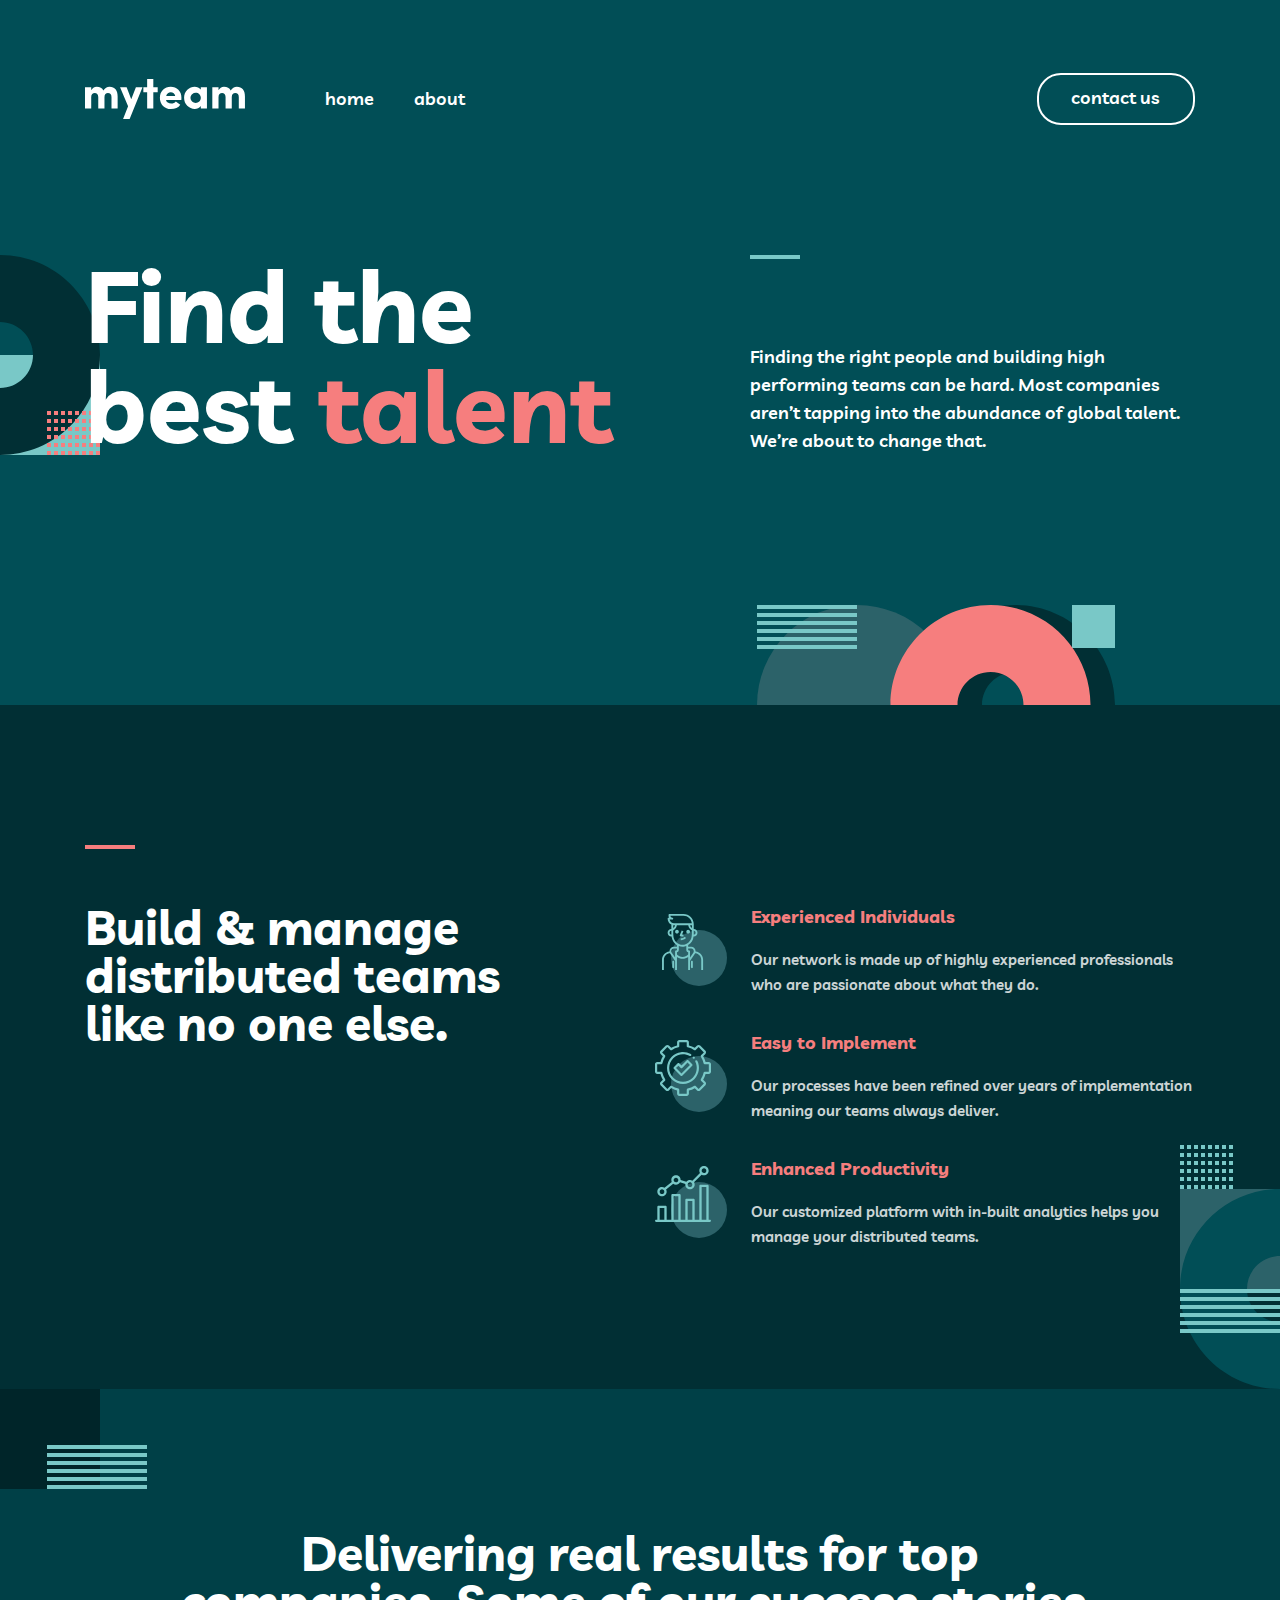
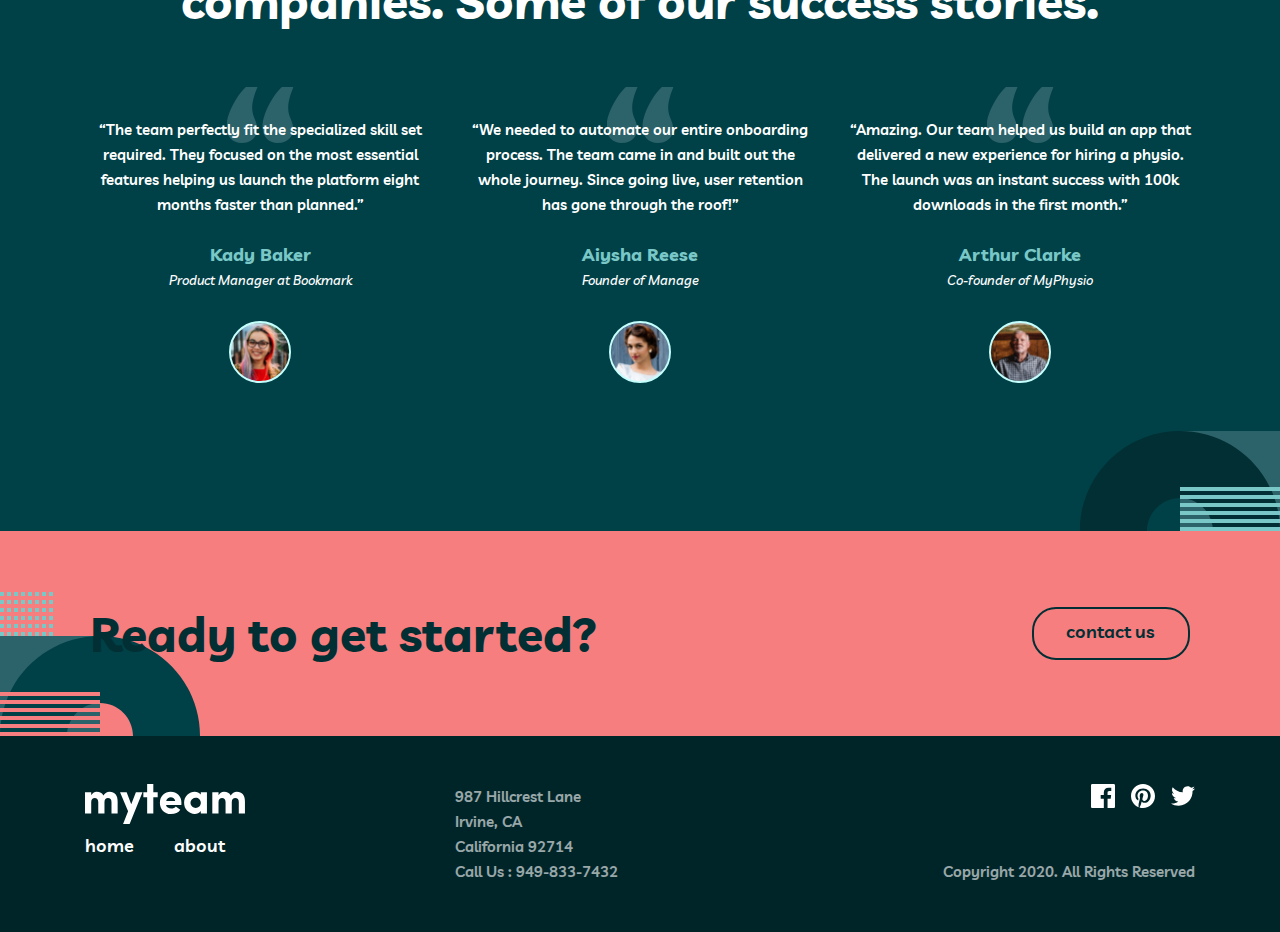
<file: index.html>
<!DOCTYPE html>
<html lang="en">
    <head>
        <meta charset="UTF-8" />
        <meta http-equiv="X-UA-Compatible" content="IE=edge" />
        <meta name="viewport" content="width=device-width, initial-scale=1.0" />
        <title>my team</title>

        <!-- normalize css -->
        <link rel="stylesheet" href="css/normalize.css" />

        <!-- global css -->
        <link rel="stylesheet" href="css/global.css" />

        <!-- main css -->
        <link rel="stylesheet" href="css/mian.css" />
    </head>
    <body>
        <!-- header -->
        <header class="header">
            <div class="d-flex header-container container">
                <a href="#" class="site-logo">
                    <img
                        class="site-logo_img"
                        src="images/site-logo.svg"
                        alt=""
                        width="160"
                        height="40"
                    />
                </a>
                <nav class="d-flex navigation">
                    <!-- mobile exit img -->
                    <button class="mobile__exit--button">
                        <img
                            class="mobile__exit--img"
                            src="images/exit-img.svg"
                            alt=""
                        />
                    </button>

                    <!-- mobile menu bg img -->
                    <img
                        class="mobile__menu--bg"
                        src="images/about-hero-bottom-img.svg"
                        alt=""
                    />

                    <ul class="d-flex navigation__list">
                        <li class="navigation__item">
                            <a class="navigation__link" href="#">home</a>
                        </li>
                        <li class="navigation__item">
                            <a
                                class="navigation__link"
                                href="html-folders/about-section/about.html"
                                >about</a
                            >
                        </li>
                    </ul>
                    <!-- contact us -->
                    <a
                        href="html-folders/contact/contact.html"
                        class="btn header__link"
                        >contact us</a
                    >
                </nav>

                <!-- mobile menu button -->
                <button class="mobile__menu--button">
                    <svg
                        width="20"
                        height="17"
                        viewBox="0 0 20 17"
                        fill="none"
                        xmlns="http://www.w3.org/2000/svg"
                    >
                        <rect width="20" height="3" fill="white" />
                        <rect y="7" width="20" height="3" fill="white" />
                        <rect y="14" width="20" height="3" fill="white" />
                    </svg>
                </button>
            </div>
        </header>

        <!-- main -->
        <main class="main">
            <!-- hero -->
            <div class="hero">
                <img
                    src="images/hero-img-1.svg"
                    alt=""
                    class="hero__bg--img1"
                />
                <img
                    src="images/hero-img-2.svg"
                    alt=""
                    class="hero__bg--img2"
                />
                <div class="hero-container container">
                    <h1 class="hero__title">
                        Find the <br />
                        best <span>talent</span>
                    </h1>
                    <div class="hero__descroption--box">
                        <p class="hero__description">
                            Finding the right people and building high
                            performing teams can be hard. Most companies aren’t
                            tapping into the abundance of global talent. We’re
                            about to change that.
                        </p>
                    </div>
                </div>
            </div>

            <!-- manage team -->
            <div class="manage-team">
                <img
                    class="manage-bg-img"
                    src="images/manege-section-bg-img.svg"
                    alt=""
                />
                <div class="manage-team-container container">
                    <div class="manage-tema-box">
                        <h2 class="manage-team__title">
                            Build & manage distributed teams like no one else.
                        </h2>
                        <ul class="manage-team__list">
                            <li class="d-flex manage-team__item">
                                <img
                                    src="images/manege-section-img1.svg"
                                    alt=""
                                    class="manage-team__img"
                                />
                                <div class="manage-team__list--box">
                                    <h3 class="manage-team__list--title">
                                        Experienced Individuals
                                    </h3>
                                    <p class="manage-team__list--description">
                                        Our network is made up of highly
                                        experienced professionals who are
                                        passionate about what they do.
                                    </p>
                                </div>
                            </li>
                            <li class="d-flex manage-team__item">
                                <img
                                    src="images/manege-section-img2.svg"
                                    alt=""
                                    class="manage-team__img"
                                />
                                <div class="manage-team__list--box">
                                    <h3 class="manage-team__list--title">
                                        Easy to Implement
                                    </h3>
                                    <p class="manage-team__list--description">
                                        Our processes have been refined over
                                        years of implementation meaning our
                                        teams always deliver.
                                    </p>
                                </div>
                            </li>
                            <li class="d-flex manage-team__item">
                                <img
                                    src="images/manege-section-img3.svg"
                                    alt=""
                                    class="manage-team__img"
                                />
                                <div class="manage-team__list--box">
                                    <h3 class="manage-team__list--title">
                                        Enhanced Productivity
                                    </h3>
                                    <p class="manage-team__list--description">
                                        Our customized platform with in-built
                                        analytics helps you manage your
                                        distributed teams.
                                    </p>
                                </div>
                            </li>
                        </ul>
                    </div>
                </div>
            </div>

            <!-- succes stories -->
            <div class="succes-stories">
                <img
                    src="images/succes-stories-bg-img-top.svg"
                    alt=""
                    class="succes-stories__bg--img1"
                />
                <img
                    src="images/succes-stories-bg-img-buttom.svg"
                    alt=""
                    class="succes-stories__bg--img2"
                />
                <div class="succes-stories__container container">
                    <h2 class="succes-stories__title">
                        Delivering real results for top <br />
                        companies. Some of our
                        <span>success stories.</span>
                    </h2>
                    <ul class="succes-stories__list">
                        <li class="succes-stories__item">
                            <p class="succes-stories__item--description">
                                “The team perfectly fit the specialized skill
                                set required. They focused on the most essential
                                features helping us launch the platform eight
                                months faster than planned.”
                            </p>
                            <h4 class="succes-stories__item--subtitle">
                                Kady Baker
                            </h4>
                            <p class="succes-stories__item--subdescription">
                                Product Manager at Bookmark
                            </p>
                            <img
                                src="images/succes-stories-user-1.svg"
                                alt=""
                                class="succes-stories__item--img"
                            />
                        </li>
                        <li class="succes-stories__item">
                            <p class="succes-stories__item--description">
                                “We needed to automate our entire onboarding
                                process. The team came in and built out the
                                whole journey. Since going live, user retention
                                has gone through the roof!”
                            </p>
                            <h4 class="succes-stories__item--subtitle">
                                Aiysha Reese
                            </h4>
                            <p class="succes-stories__item--subdescription">
                                Founder of Manage
                            </p>
                            <img
                                src="images/succes-stories-user-2.svg"
                                alt=""
                                class="succes-stories__item--img"
                            />
                        </li>
                        <li class="succes-stories__item">
                            <p class="succes-stories__item--description">
                                “Amazing. Our team helped us build an app that
                                delivered a new experience for hiring a physio.
                                The launch was an instant success with 100k
                                downloads in the first month.”
                            </p>
                            <h4 class="succes-stories__item--subtitle">
                                Arthur Clarke
                            </h4>
                            <p class="succes-stories__item--subdescription">
                                Co-founder of MyPhysio
                            </p>
                            <img
                                src="images/succes-stories-user-3.svg"
                                alt=""
                                class="succes-stories__item--img"
                            />
                        </li>
                    </ul>
                </div>
            </div>
        </main>

        <!-- footer -->
        <footer class="footer">
            <div class="footer-container">
                <img
                    class="footer-bg-img"
                    src="images/footer-bg-img.svg"
                    alt=""
                />
                <div class="d-flex started-box container">
                    <h2 class="started-box__title">Ready to get started?</h2>
                    <a
                        href="html-folders/contact/contact.html"
                        class="started-box__link btn"
                        >contact us</a
                    >
                </div>
            </div>

            <div class="footer-info__box">
                <div class="footer-info-container container">
                    <div class="site-logo-box">
                        <img
                            src="images/site-logo.svg"
                            alt=""
                            class="site-logo"
                        />
                        <ul class="d-flex navigation__list footer-info__list">
                            <li class="navigation__item">
                                <a class="navigation__link" href="#">home</a>
                            </li>
                            <li class="navigation__item">
                                <a
                                    class="navigation__link"
                                    href="html-folders/about-section/about.html"
                                    >about</a
                                >
                            </li>
                        </ul>
                    </div>
                    <div class="footer-info__location">
                        <p class="footer-info__location--description">
                            987 Hillcrest Lane <br />
                            Irvine, CA <br />
                            California 92714 <br />
                            Call Us : 949-833-7432
                        </p>
                    </div>

                    <div class="solicial-links__box">
                        <ul class="d-flex solicial-links__list">
                            <li class="solicial-links__item">
                                <a href="#" class="solicial-links__link"
                                    ><svg
                                        width="24"
                                        height="24"
                                        viewBox="0 0 24 24"
                                        fill="none"
                                        xmlns="http://www.w3.org/2000/svg"
                                    >
                                        <path
                                            d="M22.675 0H1.325C0.593 0 0 0.593 0 1.325V22.676C0 23.407 0.593 24 1.325 24H12.82V14.706H9.692V11.084H12.82V8.413C12.82 5.313 14.713 3.625 17.479 3.625C18.804 3.625 19.942 3.724 20.274 3.768V7.008L18.356 7.009C16.852 7.009 16.561 7.724 16.561 8.772V11.085H20.148L19.681 14.707H16.561V24H22.677C23.407 24 24 23.407 24 22.675V1.325C24 0.593 23.407 0 22.675 0Z"
                                            fill="white"
                                        />
                                    </svg>
                                </a>
                            </li>
                            <li class="solicial-links__item">
                                <a href="#" class="solicial-links__link"
                                    ><svg
                                        width="24"
                                        height="24"
                                        viewBox="0 0 24 24"
                                        fill="none"
                                        xmlns="http://www.w3.org/2000/svg"
                                    >
                                        <path
                                            d="M12 0C5.373 0 0 5.372 0 12C0 17.084 3.163 21.426 7.627 23.174C7.522 22.225 7.427 20.769 7.669 19.733C7.887 18.796 9.076 13.768 9.076 13.768C9.076 13.768 8.717 13.049 8.717 11.986C8.717 10.318 9.684 9.072 10.888 9.072C11.911 9.072 12.406 9.841 12.406 10.762C12.406 11.791 11.751 13.33 11.412 14.757C11.129 15.951 12.011 16.926 13.189 16.926C15.322 16.926 16.961 14.677 16.961 11.431C16.961 8.558 14.897 6.549 11.949 6.549C8.535 6.549 6.531 9.11 6.531 11.756C6.531 12.787 6.928 13.894 7.424 14.494C7.522 14.613 7.536 14.718 7.507 14.839L7.174 16.199C7.121 16.419 7 16.466 6.772 16.36C5.273 15.662 4.336 13.471 4.336 11.711C4.336 7.926 7.086 4.449 12.265 4.449C16.428 4.449 19.663 7.416 19.663 11.38C19.663 15.516 17.056 18.844 13.436 18.844C12.22 18.844 11.077 18.213 10.686 17.466L9.938 20.319C9.667 21.362 8.936 22.669 8.446 23.465C9.57 23.812 10.763 24 12 24C18.627 24 24 18.627 24 12C24 5.372 18.627 0 12 0Z"
                                            fill="white"
                                        />
                                    </svg>
                                </a>
                            </li>
                            <li class="solicial-links__item">
                                <a href="#" class="solicial-links__link"
                                    ><svg
                                        width="24"
                                        height="20"
                                        viewBox="0 0 24 20"
                                        fill="none"
                                        xmlns="http://www.w3.org/2000/svg"
                                    >
                                        <path
                                            d="M24 2.55699C23.117 2.94899 22.168 3.21299 21.172 3.33199C22.189 2.72299 22.97 1.75799 23.337 0.607986C22.386 1.17199 21.332 1.58199 20.21 1.80299C19.313 0.845986 18.032 0.247986 16.616 0.247986C13.437 0.247986 11.101 3.21399 11.819 6.29299C7.728 6.08799 4.1 4.12799 1.671 1.14899C0.381 3.36199 1.002 6.25699 3.194 7.72299C2.388 7.69699 1.628 7.47599 0.965 7.10699C0.911 9.38799 2.546 11.522 4.914 11.997C4.221 12.185 3.462 12.229 2.69 12.081C3.316 14.037 5.134 15.46 7.29 15.5C5.22 17.123 2.612 17.848 0 17.54C2.179 18.937 4.768 19.752 7.548 19.752C16.69 19.752 21.855 12.031 21.543 5.10599C22.505 4.41099 23.34 3.54399 24 2.55699Z"
                                            fill="white"
                                        />
                                    </svg>
                                </a>
                            </li>
                        </ul>
                    </div>

                    <div class="footer__since--box">
                        <p class="solicial-links__description">
                            Copyright 2020. All Rights Reserved
                        </p>
                    </div>
                </div>
            </div>
        </footer>

        <script src="js/about.js"></script>
    </body>
</html>
</file>
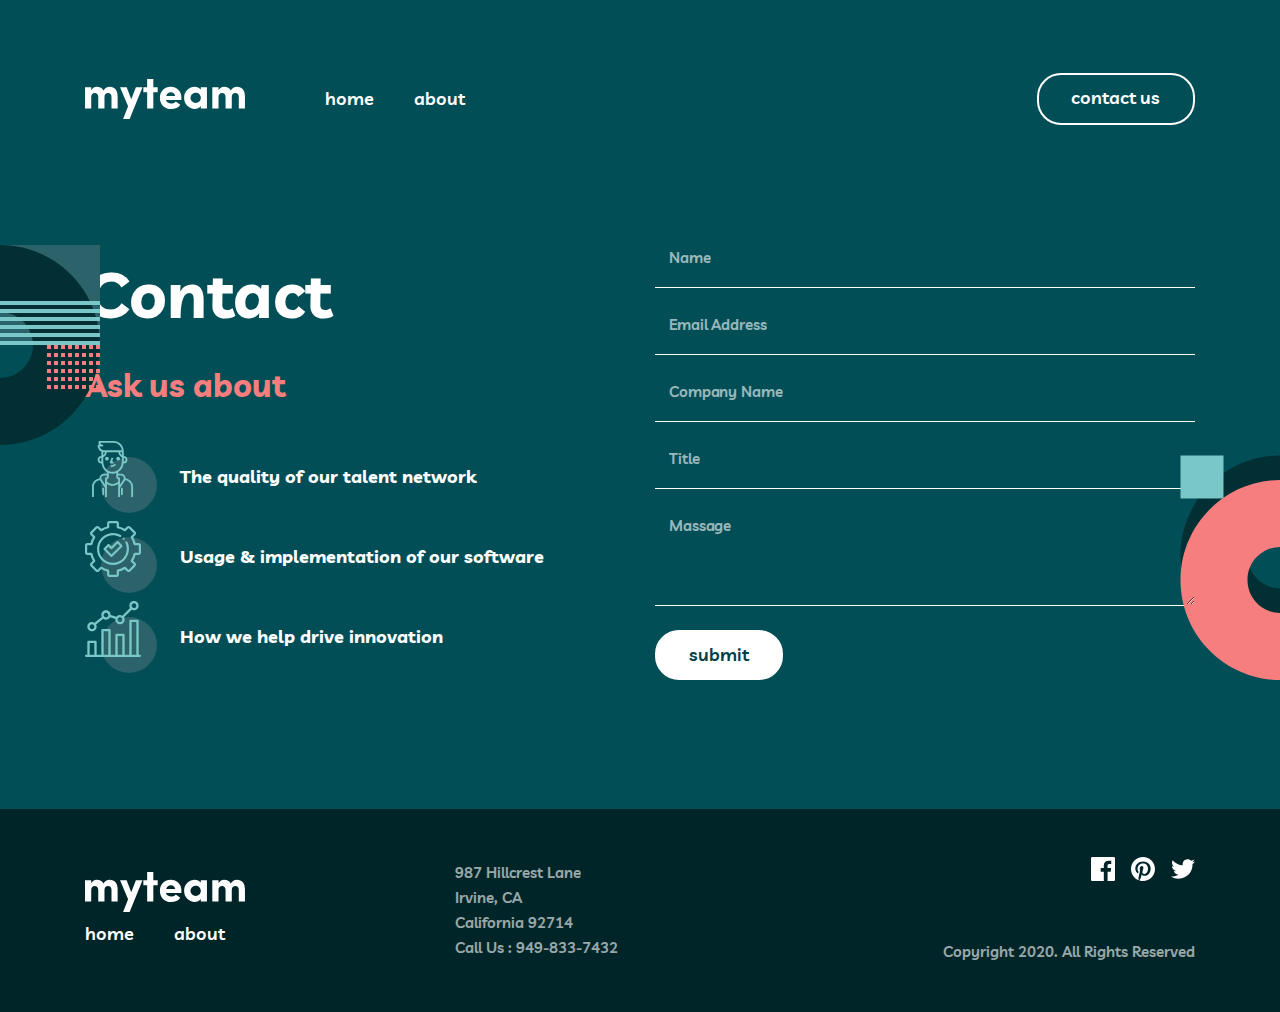
<file: html-folders/contact/contact.html>
<!DOCTYPE html>
<html lang="en">
    <head>
        <meta charset="UTF-8" />
        <meta http-equiv="X-UA-Compatible" content="IE=edge" />
        <meta name="viewport" content="width=device-width, initial-scale=1.0" />
        <title>my team/contact</title>

        <!-- normalize css -->
        <link rel="stylesheet" href="../../css/normalize.css" />

        <!-- global css -->
        <link rel="stylesheet" href="../../css/global.css" />

        <!-- contact css -->
        <link rel="stylesheet" href="contact.css" />
    </head>
    <body>
        <!-- header -->
        <header class="header">
            <div class="d-flex header-container container">
                <a href="../../index.html" class="site-logo">
                    <img
                        class="site-logo_img"
                        src="../../images/site-logo.svg"
                        alt=""
                        width="160"
                        height="40"
                    />
                </a>
                <nav class="d-flex navigation">
                    <ul class="d-flex navigation__list">
                        <li class="navigation__item">
                            <a class="navigation__link" href="../../index.html"
                                >home</a
                            >
                        </li>
                        <li class="navigation__item">
                            <a
                                class="navigation__link"
                                href="../about-section/about.html"
                                >about</a
                            >
                        </li>
                    </ul>
                    <!-- contact us -->
                    <a href="#" class="btn header__link">contact us</a>
                </nav>
            </div>
        </header>

        <!-- main -->
        <main class="main">
            <!-- hero -->
            <div class="hero">
                <img
                    class="hero-bg-img-top"
                    src="../../images/about-directors-section-top.svg"
                    alt=""
                />
                <img
                    class="hero-bg-img-button"
                    src="../../images/contact-hero-bg-img.svg"
                    alt=""
                />
                <div class="hero-container container">
                    <div class="hero__content--box">
                        <h1 class="hero__content--title">Contact</h1>
                        <p class="hero__content--description">Ask us about</p>
                        <ul class="hero__content--list">
                            <li class="hero__content--item">
                                <img
                                    src="../../images/manege-section-img1.svg"
                                    alt=""
                                    class="hero__content--item--img"
                                />
                                <p class="hero__content--itme--description">
                                    The quality of our talent network
                                </p>
                            </li>
                            <li class="hero__content--item">
                                <img
                                    src="../../images/manege-section-img2.svg"
                                    alt=""
                                    class="hero__content--item--img"
                                />
                                <p class="hero__content--itme--description">
                                    Usage & implementation of our software
                                </p>
                            </li>
                            <li class="hero__content--item">
                                <img
                                    src="../../images/manege-section-img3.svg"
                                    alt=""
                                    class="hero__content--item--img"
                                />
                                <p class="hero__content--itme--description">
                                    How we help drive innovation
                                </p>
                            </li>
                        </ul>
                    </div>

                    <!-- form -->
                    <form class="hero-form" action="">
                        <input type="text" placeholder="Name" required />
                        <input
                            type="email"
                            placeholder="Email Address"
                            required
                        />
                        <input
                            type="text"
                            placeholder="Company Name"
                            required
                        />
                        <input type="text" placeholder="Title" required />
                        <textarea
                            name=""
                            id=""
                            cols="30"
                            rows="3"
                            placeholder="Massage"
                        ></textarea>

                        <button type="submit">submit</button>
                    </form>
                </div>
            </div>
        </main>

        <!-- footer -->
        <footer class="footer">
            <div class="footer-info__box">
                <div class="d-flex footer-info-container container">
                    <div class="site-logo-box">
                        <img
                            src="../../images/site-logo.svg"
                            alt=""
                            class="site-logo"
                        />
                        <ul class="d-flex navigation__list footer-info__list">
                            <li class="navigation__item">
                                <a
                                    class="navigation__link"
                                    href="../../index.html"
                                    >home</a
                                >
                            </li>
                            <li class="navigation__item">
                                <a
                                    class="navigation__link"
                                    href="../about-section/about.html"
                                    >about</a
                                >
                            </li>
                        </ul>
                    </div>
                    <div class="footer-info__location">
                        <p class="footer-info__location--description">
                            987 Hillcrest Lane <br />
                            Irvine, CA <br />
                            California 92714 <br />
                            Call Us : 949-833-7432
                        </p>
                    </div>

                    <div class="d-flex solicial-links__box">
                        <ul class="d-flex solicial-links__list">
                            <li class="solicial-links__item">
                                <a href="#" class="solicial-links__link"
                                    ><svg
                                        width="24"
                                        height="24"
                                        viewBox="0 0 24 24"
                                        fill="none"
                                        xmlns="http://www.w3.org/2000/svg"
                                    >
                                        <path
                                            d="M22.675 0H1.325C0.593 0 0 0.593 0 1.325V22.676C0 23.407 0.593 24 1.325 24H12.82V14.706H9.692V11.084H12.82V8.413C12.82 5.313 14.713 3.625 17.479 3.625C18.804 3.625 19.942 3.724 20.274 3.768V7.008L18.356 7.009C16.852 7.009 16.561 7.724 16.561 8.772V11.085H20.148L19.681 14.707H16.561V24H22.677C23.407 24 24 23.407 24 22.675V1.325C24 0.593 23.407 0 22.675 0Z"
                                            fill="white"
                                        />
                                    </svg>
                                </a>
                            </li>
                            <li class="solicial-links__item">
                                <a href="#" class="solicial-links__link"
                                    ><svg
                                        width="24"
                                        height="24"
                                        viewBox="0 0 24 24"
                                        fill="none"
                                        xmlns="http://www.w3.org/2000/svg"
                                    >
                                        <path
                                            d="M12 0C5.373 0 0 5.372 0 12C0 17.084 3.163 21.426 7.627 23.174C7.522 22.225 7.427 20.769 7.669 19.733C7.887 18.796 9.076 13.768 9.076 13.768C9.076 13.768 8.717 13.049 8.717 11.986C8.717 10.318 9.684 9.072 10.888 9.072C11.911 9.072 12.406 9.841 12.406 10.762C12.406 11.791 11.751 13.33 11.412 14.757C11.129 15.951 12.011 16.926 13.189 16.926C15.322 16.926 16.961 14.677 16.961 11.431C16.961 8.558 14.897 6.549 11.949 6.549C8.535 6.549 6.531 9.11 6.531 11.756C6.531 12.787 6.928 13.894 7.424 14.494C7.522 14.613 7.536 14.718 7.507 14.839L7.174 16.199C7.121 16.419 7 16.466 6.772 16.36C5.273 15.662 4.336 13.471 4.336 11.711C4.336 7.926 7.086 4.449 12.265 4.449C16.428 4.449 19.663 7.416 19.663 11.38C19.663 15.516 17.056 18.844 13.436 18.844C12.22 18.844 11.077 18.213 10.686 17.466L9.938 20.319C9.667 21.362 8.936 22.669 8.446 23.465C9.57 23.812 10.763 24 12 24C18.627 24 24 18.627 24 12C24 5.372 18.627 0 12 0Z"
                                            fill="white"
                                        />
                                    </svg>
                                </a>
                            </li>
                            <li class="solicial-links__item">
                                <a href="#" class="solicial-links__link"
                                    ><svg
                                        width="24"
                                        height="20"
                                        viewBox="0 0 24 20"
                                        fill="none"
                                        xmlns="http://www.w3.org/2000/svg"
                                    >
                                        <path
                                            d="M24 2.55699C23.117 2.94899 22.168 3.21299 21.172 3.33199C22.189 2.72299 22.97 1.75799 23.337 0.607986C22.386 1.17199 21.332 1.58199 20.21 1.80299C19.313 0.845986 18.032 0.247986 16.616 0.247986C13.437 0.247986 11.101 3.21399 11.819 6.29299C7.728 6.08799 4.1 4.12799 1.671 1.14899C0.381 3.36199 1.002 6.25699 3.194 7.72299C2.388 7.69699 1.628 7.47599 0.965 7.10699C0.911 9.38799 2.546 11.522 4.914 11.997C4.221 12.185 3.462 12.229 2.69 12.081C3.316 14.037 5.134 15.46 7.29 15.5C5.22 17.123 2.612 17.848 0 17.54C2.179 18.937 4.768 19.752 7.548 19.752C16.69 19.752 21.855 12.031 21.543 5.10599C22.505 4.41099 23.34 3.54399 24 2.55699Z"
                                            fill="white"
                                        />
                                    </svg>
                                </a>
                            </li>
                        </ul>

                        <p class="solicial-links__description">
                            Copyright 2020. All Rights Reserved
                        </p>
                    </div>
                </div>
            </div>
        </footer>
    </body>
</html>
</file>
<file: css/global.css>
/* Global */

/* fonts */
/* livvic-regular - latin */
@font-face {
    font-family: "Livvic";
    font-style: normal;
    font-weight: 400;
    src: local(""),
        url("../fonts/livvic-v13-latin-regular.woff2") format("woff2"),
        /* Chrome 26+, Opera 23+, Firefox 39+ */
            url("../fonts/livvic-v13-latin-regular.woff") format("woff"); /* Chrome 6+, Firefox 3.6+, IE 9+, Safari 5.1+ */
}
/* livvic-500italic - latin */
@font-face {
    font-family: "Livvic";
    font-style: italic;
    font-weight: 500;
    src: local(""),
        url("../fonts/livvic-v13-latin-500italic.woff2") format("woff2"),
        /* Chrome 26+, Opera 23+, Firefox 39+ */
            url("../fonts/livvic-v13-latin-500italic.woff") format("woff"); /* Chrome 6+, Firefox 3.6+, IE 9+, Safari 5.1+ */
}
/* livvic-600 - latin */
@font-face {
    font-family: "Livvic";
    font-style: normal;
    font-weight: 600;
    src: local(""), url("../fonts/livvic-v13-latin-600.woff2") format("woff2"),
        /* Chrome 26+, Opera 23+, Firefox 39+ */
            url("../fonts/livvic-v13-latin-600.woff") format("woff"); /* Chrome 6+, Firefox 3.6+, IE 9+, Safari 5.1+ */
}
/* livvic-700 - latin */
@font-face {
    font-family: "Livvic";
    font-style: normal;
    font-weight: 700;
    src: local(""), url("../fonts/livvic-v13-latin-700.woff2") format("woff2"),
        /* Chrome 26+, Opera 23+, Firefox 39+ */
            url("../fonts/livvic-v13-latin-700.woff") format("woff"); /* Chrome 6+, Firefox 3.6+, IE 9+, Safari 5.1+ */
}
/* livvic-700italic - latin */
@font-face {
    font-family: "Livvic";
    font-style: italic;
    font-weight: 700;
    src: local(""),
        url("../fonts/livvic-v13-latin-700italic.woff2") format("woff2"),
        /* Chrome 26+, Opera 23+, Firefox 39+ */
            url("../fonts/livvic-v13-latin-700italic.woff") format("woff"); /* Chrome 6+, Firefox 3.6+, IE 9+, Safari 5.1+ */
}

:root {
    /* colors */
    --midnight-green: rgba(1, 78, 86, 1);
    --ligt-color: rgba(246, 126, 126, 1);
    --white: rgba(255, 255, 255, 1);
    --raptur-blue: rgba(121, 200, 199, 1);
    --plice-blue: rgba(44, 98, 105, 1);
    --dip-jungle-blue: rgba(0, 64, 71, 1);
    --sacramento-state-blue: rgba(1, 47, 52, 1);
    --dark-green: rgba(0, 37, 41, 1);

    /* font */
    --font-style-italic: italic;
    --font-style-normal: normal;

    --font-weight-700: 700;
    --font-weight-600: 600;
    --font-weight-500: 500;

    --h1-large-font-size-100px: 10rem;
    --h1-large-line-heigt-100px: 1;

    --h1-small-font-size-64px: 6.4rem;
    --h1-small-line-height-56px: 0.88;

    --h2-font-size-48px: 4.8rem;
    --h2-line-heigt-48px: 1;

    --h2-font-size-32px: 32px;
    --h2-line-heigh-32px: 1;

    --h3-font-size-18px: 1.8rem;
    --h3-line-height-28px: 1.56;

    --p-font-size-18px: 1.8rem;
    --p-line-height-28px: 2.8rem;

    --p-font-size-15px: 1.5rem;
    --p-line-height-25px: 2.5rem;

    --border-radius-24px: 2.4rem;
    --border-radius-10px: 1rem;
}

*,
*::before,
*::after {
    box-sizing: border-box;
    margin: 0;
    padding: 0;
}

html {
    font-size: 62.5%;
    height: 100%;
}

body {
    display: flex;
    flex-direction: column;
    font-family: Livvic, Arial, Helvetica, sans-serif;
    font-style: normal;
    font-size: 400;
    font-size: var(--h3-font-size-18px);
    line-height: var(--h3-line-height-28px);
    height: 100%;
}

ul,
li {
    list-style-type: none;
}

a {
    text-decoration: none;
}

.container {
    max-width: 1190px;
    width: 100%;
    margin-left: auto;
    margin-right: auto;
    padding-left: 4rem;
    padding-right: 4rem;
}

.d-flex {
    display: flex;
    align-items: center;
    justify-content: space-between;
}

/* Buttons */
.btn {
    border: 2px solid var(--white);
    border-radius: var(--border-radius-24px);
    padding: 0.9rem 3.3rem 1.1rem 3.2rem;
    display: block;
    color: var(--white);
    font-weight: var(--font-weight-600);
    font-size: var(--h3-font-size-18px);
    line-height: var(--h3-line-height-28px);
    white-space: nowrap;
}

/* header */
.header {
    background-color: var(--midnight-green);
    padding-top: 7.3rem;
}

.header-container {
    justify-content: flex-start;
    gap: 8rem;
}

.site-logo_img {
    display: flex;
}

.navigation {
    width: 100%;
}

.navigation__list {
    gap: 4rem;
}

.navigation__link {
    display: block;
    font-weight: var(--font-weight-600);
    font-size: var(--h3-font-size-18px);
    line-height: var(--h3-line-height-28px);
    color: var(--white);
}

.navigation__link:hover {
    color: var(--ligt-color);
}

.header__link:hover {
    background-color: var(--white);
    color: var(--dark-green);
}

/* mobile menu btn */
.mobile__menu--button {
    display: none;
    width: 20px;
    height: 17px;
    border: 0;
    background-color: inherit;
    cursor: pointer;
}

.mobile__exit--button {
    display: none;
    border: 0;
    background-color: inherit;
    width: 20px;
    cursor: pointer;
}

.mobile__exit--img {
    width: 100%;
    display: flex;
}

.mobile__menu--bg {
    display: none;
    position: absolute;
    bottom: 0;
    right: 0;
    z-index: 12;
}

/* main */
main {
    flex-grow: 1;
}

/* footer */
.footer-container {
    padding: 7.6rem 5rem;
    position: relative;
    background-color: var(--ligt-color);
}

.footer-bg-img {
    position: absolute;
    bottom: 0;
    left: 0;
}

.started-box__title {
    position: relative;
    z-index: 1;
    font-size: var(--h2-font-size-48px);
    line-height: var(--h2-line-heigt-48px);
    color: var(--sacramento-state-blue);
}

.started-box__link {
    border-color: var(--sacramento-state-blue);
    color: var(--sacramento-state-blue);
}

.started-box__link:hover {
    background-color: var(--sacramento-state-blue);
    color: var(--white);
}

.footer-info__box {
    background-color: var(--dark-green);
    position: relative;
    z-index: 10;
    padding-top: 4.8rem;
    padding-bottom: 4.8rem;
}

.footer-info-container {
    display: grid;
    grid-template-columns: repeat(3, 1fr);
    position: relative;
    justify-content: space-between;
}

.footer-info__list {
    justify-content: flex-start;
}

.footer-info__location {
    max-width: 445px;
    width: 100%;
}

.footer-info__location--description {
    font-weight: var(--font-weight-600);
    font-size: var(--p-font-size-15px);
    line-height: var(--p-line-height-25px);
    color: var(--white);
    mix-blend-mode: normal;
    opacity: 0.6;
}

.solicial-links__box {
    flex-direction: column;
    gap: 5rem;
    align-items: flex-end;
}

.solicial-links__list {
    justify-content: flex-end;
    gap: 1.6rem;
}

.solicial-links__item {
    display: inline;
}

.solicial-links__link {
    display: inline;
}

.solicial-links__link:hover svg path {
    fill: var(--ligt-color);
}

.footer__since--box {
    position: absolute;
    bottom: 0;
    right: 4rem;
}

.solicial-links__description {
    font-weight: var(--font-weight-600);
    font-size: var(--p-font-size-15px);
    line-height: var(--p-line-height-25px);
    color: var(--white);
    mix-blend-mode: normal;
    opacity: 0.6;
}

/********************* Tablet ************************/
@media only screen and (max-width: 768px) {
    .header {
        padding-top: 6.4rem;
    }

    .header-container {
        gap: 4.8rem;
    }

    .site-logo_img {
        width: 128px;
        height: 32px;
    }

    /* footer */
    .footer-container {
        padding: 7.6rem 5.8rem;
        position: relative;
        background-color: var(--ligt-color);
    }

    .footer-info-container .site-logo-box .site-logo {
        margin-bottom: 5.3rem;
    }

    .footer-bg-img {
        bottom: -2rem;
        z-index: 0;
    }

    .started-box__title {
        font-size: var(--h2-font-size-32px);
        line-height: var(--h2-line-heigh-32px);
    }

    .footer-info-container {
        grid-template-columns: repeat(2, 1fr);
        row-gap: 3.2rem;
    }

    .footer-info__list {
        gap: 2.4rem;
    }

    .footer-info__location {
        text-align: right;
    }

    .solicial-links__box {
        grid-row: 2/3;
    }

    .solicial-links__list {
        justify-content: flex-start;
    }
}

/************************** Mobile*********************** */

@media only screen and (max-width: 600px) {
    .header-container {
        justify-content: space-between;
    }

    .navigation {
        position: fixed;
        right: -100%;
        width: 80%;
        top: 0;
        flex-direction: column;
        padding-top: 11.2rem;
        padding-left: 4.8rem;
        align-items: flex-start;
        justify-content: flex-start;
        background-color: var(--plice-blue);
        height: 100%;
        z-index: 10;
        transition: 0.3s;
    }

    .navigation__list {
        flex-direction: column;
        margin-bottom: 3.6rem;
        gap: 2.4rem;
    }

    .mobile__menu--button {
        display: block;
    }

    .mobile__exit--button {
        display: block;
        position: absolute;
        top: 5.6rem;
        right: 2.6rem;
    }

    .mobile__menu--bg {
        display: block;
    }

    /* footer */
    .footer-container {
        padding: 8.3rem 2.4rem;
        text-align: center;
    }

    .started-box {
        flex-direction: column;
        gap: 24px;
    }

    .started-box__title {
        padding: 0 6.5rem;
    }
}

@media only screen and (max-width: 500px) {
    .footer-info-container {
        grid-template-columns: 1fr;
        row-gap: 0;
        text-align: center;
    }

    .footer-info-container .site-logo-box {
        margin-bottom: 2.4rem;
    }

    .footer-info-container .site-logo-box .site-logo {
        margin-bottom: 2.4rem;
    }

    .footer-info__list {
        justify-content: center;
    }

    .footer-info__location {
        margin-bottom: 4rem;
        text-align: center;
    }

    .solicial-links__box {
        grid-row: 3/4;
        margin-bottom: 1.6rem;
    }

    .solicial-links__list {
        justify-content: center;
    }

    .footer__since--box {
        position: static;
    }
}

@media (max-width: 375px) {
    .header {
        padding-top: 4.8rem;
    }
}
</file>
<file: css/mian.css>
/* hero */
.hero {
    background-color: var(--midnight-green);
    color: var(--white);
    padding-top: 13rem;
    padding-bottom: 25rem;
    position: relative;
}

.hero__bg--img1 {
    position: absolute;
    left: 0;
    max-width: 100px;
    width: 100%;
}

.hero__bg--img2 {
    position: absolute;
    bottom: 0;
    right: 16.5rem;
}

.hero-container {
    display: grid;
    grid-template-columns: repeat(2, 1fr);
    gap: 3rem;
}

.hero__title {
    position: relative;
    max-width: 635px;
    width: 100%;
    margin: 0;
    font-size: var(--h1-large-font-size-100px);
    line-height: var(--h1-large-line-heigt-100px);
}

.hero__title span {
    color: var(--ligt-color);
}

.hero__descroption--box {
    max-width: 445px;
    width: 100%;
    display: flex;
    align-items: flex-end;
    position: relative;
    margin-left: auto;
}

.hero__descroption--box::before {
    content: "";
    position: absolute;
    top: 0;
    left: 0;
    width: 50px;
    height: 4px;
    background-color: var(--raptur-blue);
}

.hero__description {
    font-weight: var(--font-weight-600);
    font-size: var(--h3-font-size-18px);
    line-height: var(--h3-line-height-28px);
}

/* manage team */
.manage-team {
    background-color: var(--sacramento-state-blue);
    color: var(--white);
    padding-top: 14rem;
    padding-bottom: 14rem;
    position: relative;
}

.manage-bg-img {
    position: absolute;
    bottom: 0;
    right: 0;
}

.manage-tema-box {
    display: grid;
    grid-template-columns: 1fr 1fr;
    /* gap: 12.5rem; */
    padding-top: 5.8rem;
    position: relative;
}

.manage-tema-box::before {
    content: "";
    position: absolute;
    top: 0;
    left: 0;
    width: 50px;
    height: 4px;
    background-color: var(--ligt-color);
}

.manage-team__title {
    max-width: 445px;
    width: 100%;
    font-size: var(--h2-font-size-48px);
    line-height: var(--h2-line-heigt-48px);
}

.manage-team__list {
    max-width: 540px;
    width: 100%;
    margin-left: auto;
}

.manage-team__item:not(:last-child) {
    margin-bottom: 3.2rem;
}

.manage-team__item {
    gap: 2.4rem;
}

.manage-team__img {
    width: 72px;
    height: 72px;
}

.manage-team__list--title {
    font-size: var(--h3-font-size-18px);
    line-height: var(--h3-line-height-28px);
    color: var(--ligt-color);
    margin-bottom: 1.6rem;
}

.manage-team__list--description {
    font-weight: var(--font-weight-600);
    font-size: var(--p-font-size-15px);
    line-height: var(--p-line-height-25px);
    color: var(--white) fff;
    mix-blend-mode: normal;
    opacity: 0.8;
}

/* succes stories */
.succes-stories {
    background-color: var(--dip-jungle-blue);
    position: relative;
    padding-top: 14rem;
    padding-bottom: 14rem;
    color: var(--white);
    text-align: center;
}

.succes-stories__bg--img1 {
    position: absolute;
    top: 0;
    left: 0;
}

.succes-stories__bg--img2 {
    position: absolute;
    bottom: 0;
    right: 0;
}

.succes-stories__title {
    font-size: var(--h2-font-size-48px);
    line-height: var(--h2-line-heigt-48px);
    margin-bottom: 9.2rem;
}

.succes-stories__list {
    display: grid;
    grid-template-columns: repeat(auto-fit, minmax(300px, 1fr));
    gap: 3rem;
}

.succes-stories__item {
    position: relative;
}

.succes-stories__item::before {
    content: "";
    position: absolute;
    width: 67px;
    height: 56px;
    background: url("../images/succes-stories-quote.svg");
    top: -3rem;
    transform: translateX(-50%);
    left: 50%;
    z-index: 9;
    background-repeat: no-repeat;
    background-size: cover;
}

.succes-stories__item--description {
    font-weight: var(--font-weight-600);
    font-size: var(--p-font-size-15px);
    line-height: var(--p-line-height-25px);
    position: relative;
    z-index: 10;
    margin-bottom: 2.4rem;
}

.succes-stories__item--subtitle {
    font-size: var(--h3-font-size-18px);
    line-height: var(--h3-line-height-28px);
    color: var(--raptur-blue);
    margin-bottom: 0.2rem;
}

.succes-stories__item--subdescription {
    font-family: "Livvic";
    font-style: italic;
    font-weight: var(--font-weight-500);
    font-size: 13px;
    line-height: 18px;
    margin-bottom: 3.2rem;
}

.succes-stories__item--img {
    width: 62px;
    height: 62px;
}

/*========================== Tablet  ==========================*/
@media only screen and (max-width: 768px) {
    .hero__bg--img1 {
        display: none;
    }

    .hero__bg--img2 {
        right: 50%;
        transform: translateX(50%);
    }

    .hero {
        padding-top: 11.2rem;
        padding-bottom: 25.6rem;
    }

    .hero-container {
        grid-template-columns: 1fr;
        gap: 2.4rem;
        text-align: center;
    }

    .hero__title {
        font-size: var(--h1-small-font-size-64px);
        line-height: var(--h1-small-line-height-56px);
        font-weight: var(--font-weight-700);
    }

    .hero__descroption--box {
        max-width: 457px;
        width: 100%;
        margin-inline: auto;
    }

    .hero__descroption--box::before {
        height: 0;
    }

    .hero__description {
        font-size: var(--p-font-size-15px);
        line-height: var(--h3-line-height-28px);
    }

    .manage-tema-box {
        grid-template-columns: 1fr;
        gap: 6.4rem;
        text-align: center;
    }

    .manage-team__title {
        max-width: none;
        width: 100%;
    }

    .manage-team__list {
        margin-inline: auto;
    }
}

@media only screen and (max-width: 440px) {
    .hero {
        padding-top: 8rem;
        padding-bottom: 19.7rem;
    }

    .hero-container {
        gap: 1.8rem;
    }

    .hero__title {
        font-size: 4rem;
        line-height: 1;
    }

    .hero__descroption--box {
        width: 100%;
    }

    .hero__description {
        line-height: 1.87;
    }
}
</file>
<file: html-folders/contact/contact.css>
.hero {
    background-color: var(--midnight-green);
    position: relative;
    padding-top: 12rem;
    padding-bottom: 12.8rem;
}

.hero-bg-img-top {
    position: absolute;
    top: 12rem;
    left: 0;
}

.hero-bg-img-button {
    position: absolute;
    bottom: 12.8rem;
    right: 0;
}

.hero-container {
    display: grid;
    grid-template-columns: repeat(auto-fit, minmax(470px, 1fr));
    gap: 3rem;
}

.hero__content--box {
    color: var(--white);
}

.hero__content--title {
    font-weight: 700;
    font-size: var(--h1-small-font-size-64px);
    line-height: 1.56;
    margin: 0;
    margin-bottom: 1.6rem;
}

.hero__content--description {
    font-weight: var(--font-weight-700);
    font-size: 3.2rem;
    line-height: 1.5;
    color: var(--ligt-color);
    margin-bottom: 3.2rem;
}

.hero__content--list {
}

.hero__content--item {
    display: flex;
    align-items: center;
    gap: 2.3rem;
    margin-bottom: 0.8rem;
}

.hero__content--item--img {
    width: 72px;
    height: 72px;
}

.hero__content--itme--description {
    font-weight: var(--font-weight-700);
    font-size: var(--h3-font-size-18px);
    line-height: 1.56;
    color: var(--white);
}

/* form */

.hero-form {
    display: flex;
    flex-direction: column;
    gap: 2.4rem;
    width: 100%;
}

input,
textarea {
    width: 100%;
    border: 0;
    border-bottom: 1px solid #fff;
    background-color: inherit;
    padding: 0 8rem 1.7rem 1.4rem;
    font-weight: 600;
    font-size: 15px;
    line-height: 1.67;
    letter-spacing: -0.115385px;
    color: var(--white);
}

input:focus,
textarea:focus {
    outline: 0;
}

::placeholder {
    font-weight: 600;
    font-size: 15px;
    line-height: 1.67;
    letter-spacing: -0.115385px;
    color: var(--white);
    mix-blend-mode: normal;
    opacity: 0.6;
}

button {
    display: block;
    margin-right: auto;
    font-weight: var(--font-weight-600);
    font-size: var(--h3-font-size-18px);
    line-height: 1.56;
    color: var(--dip-jungle-blue);
    background: var(--white);
    border: 2px solid var(--white);
    border-radius: 24px;
    padding: 0.9rem 3.2rem;
}
</file>
